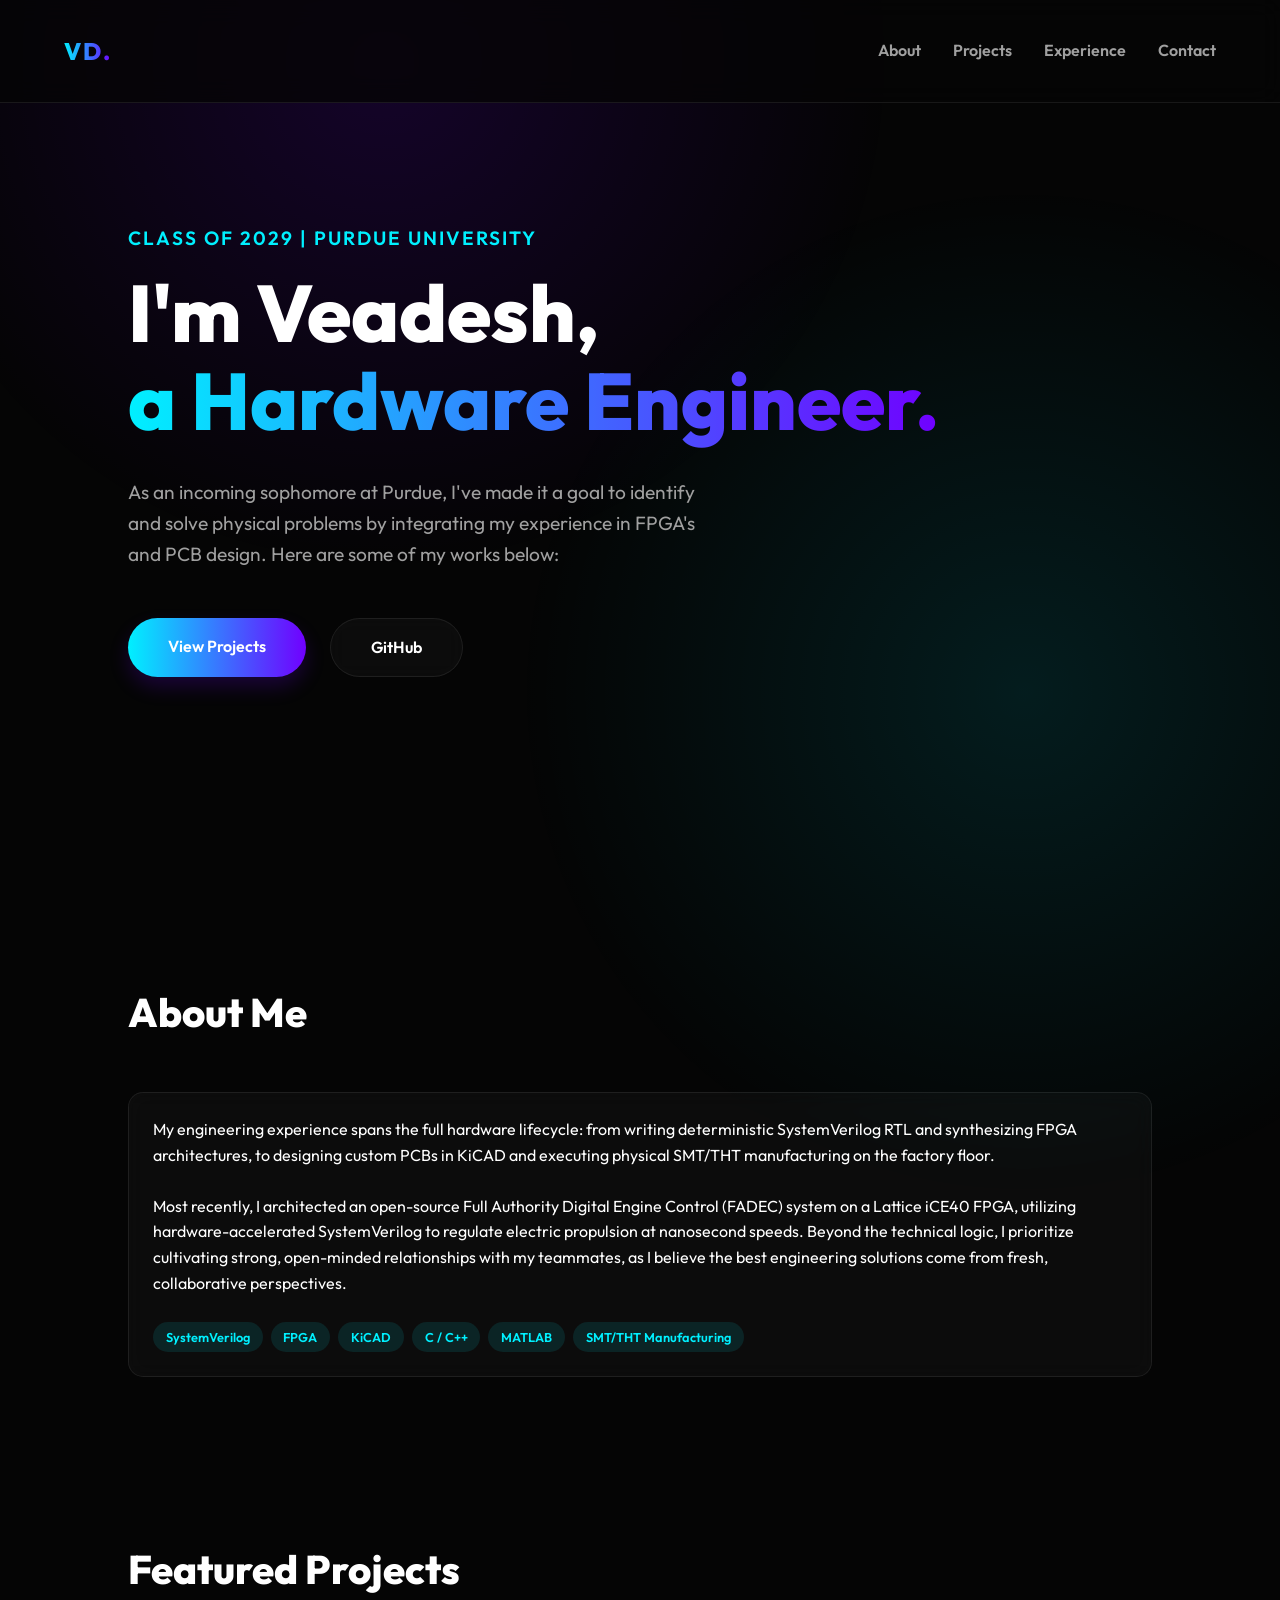
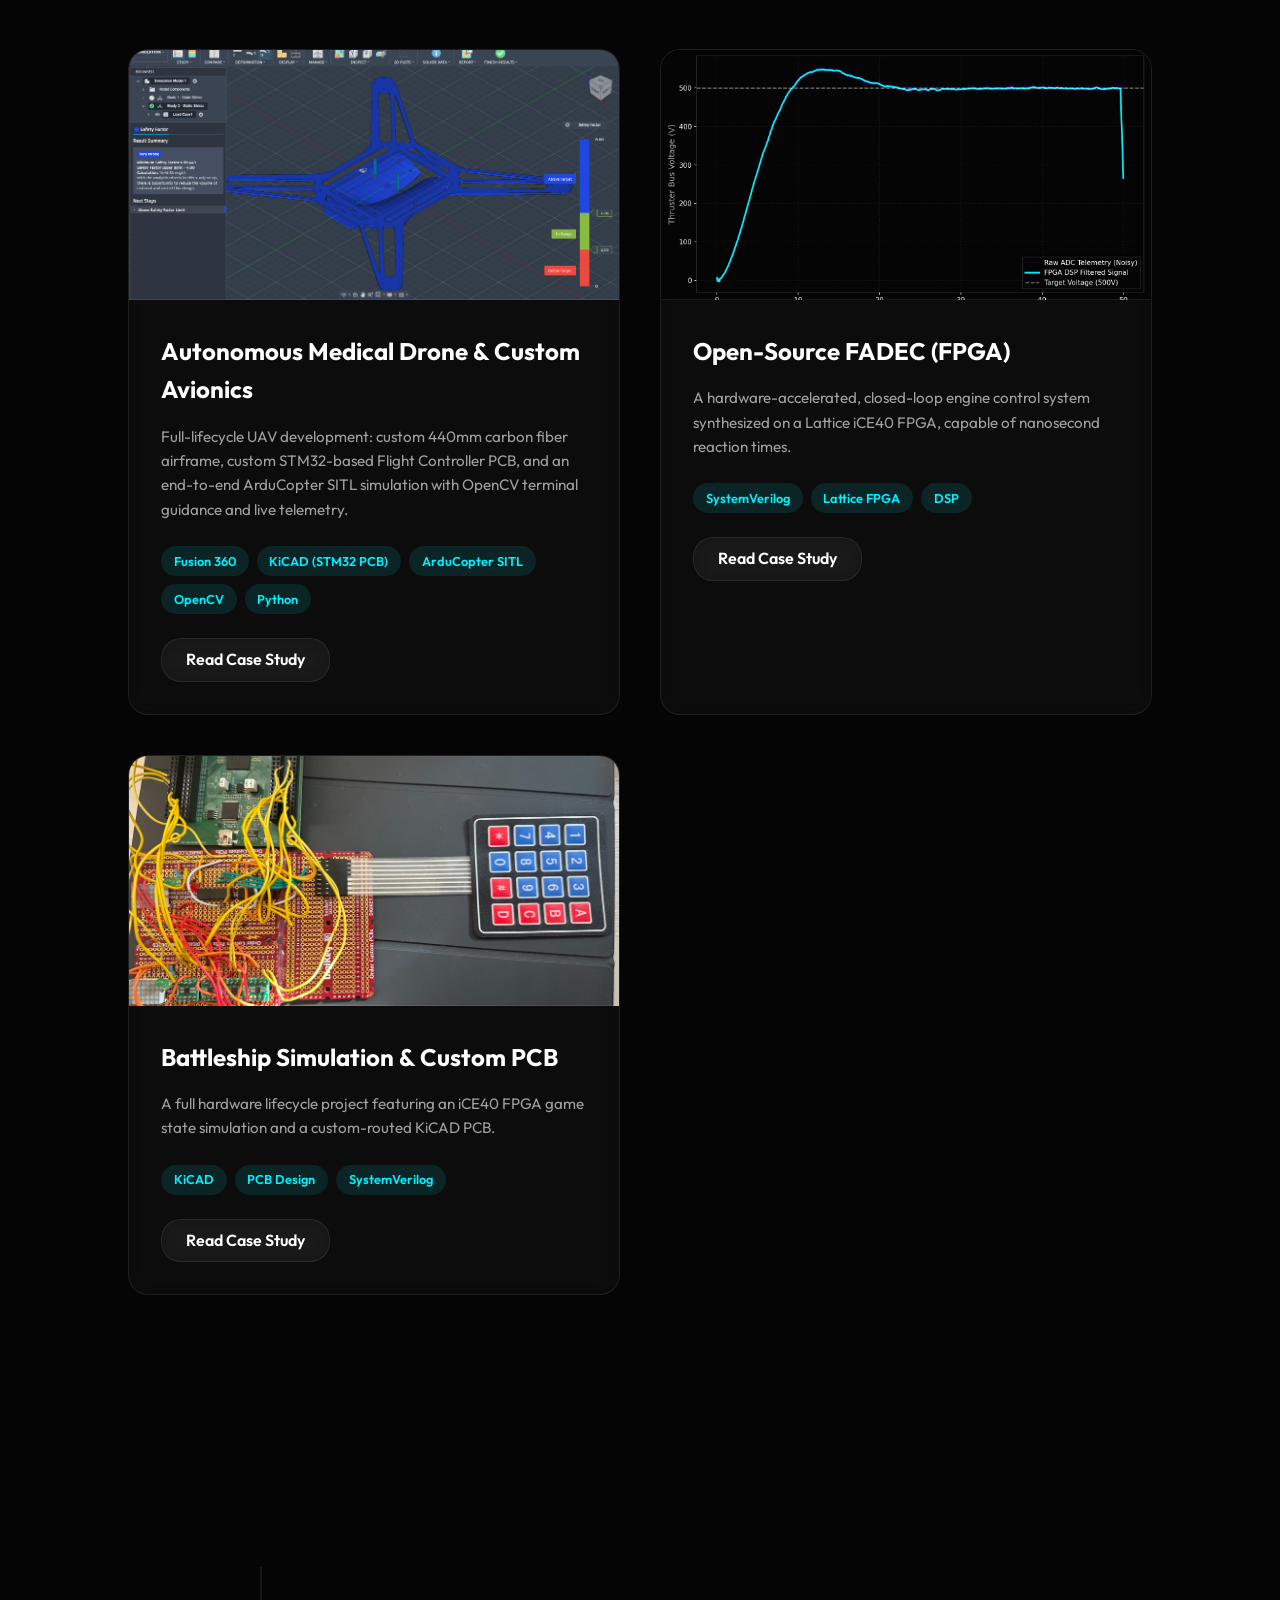
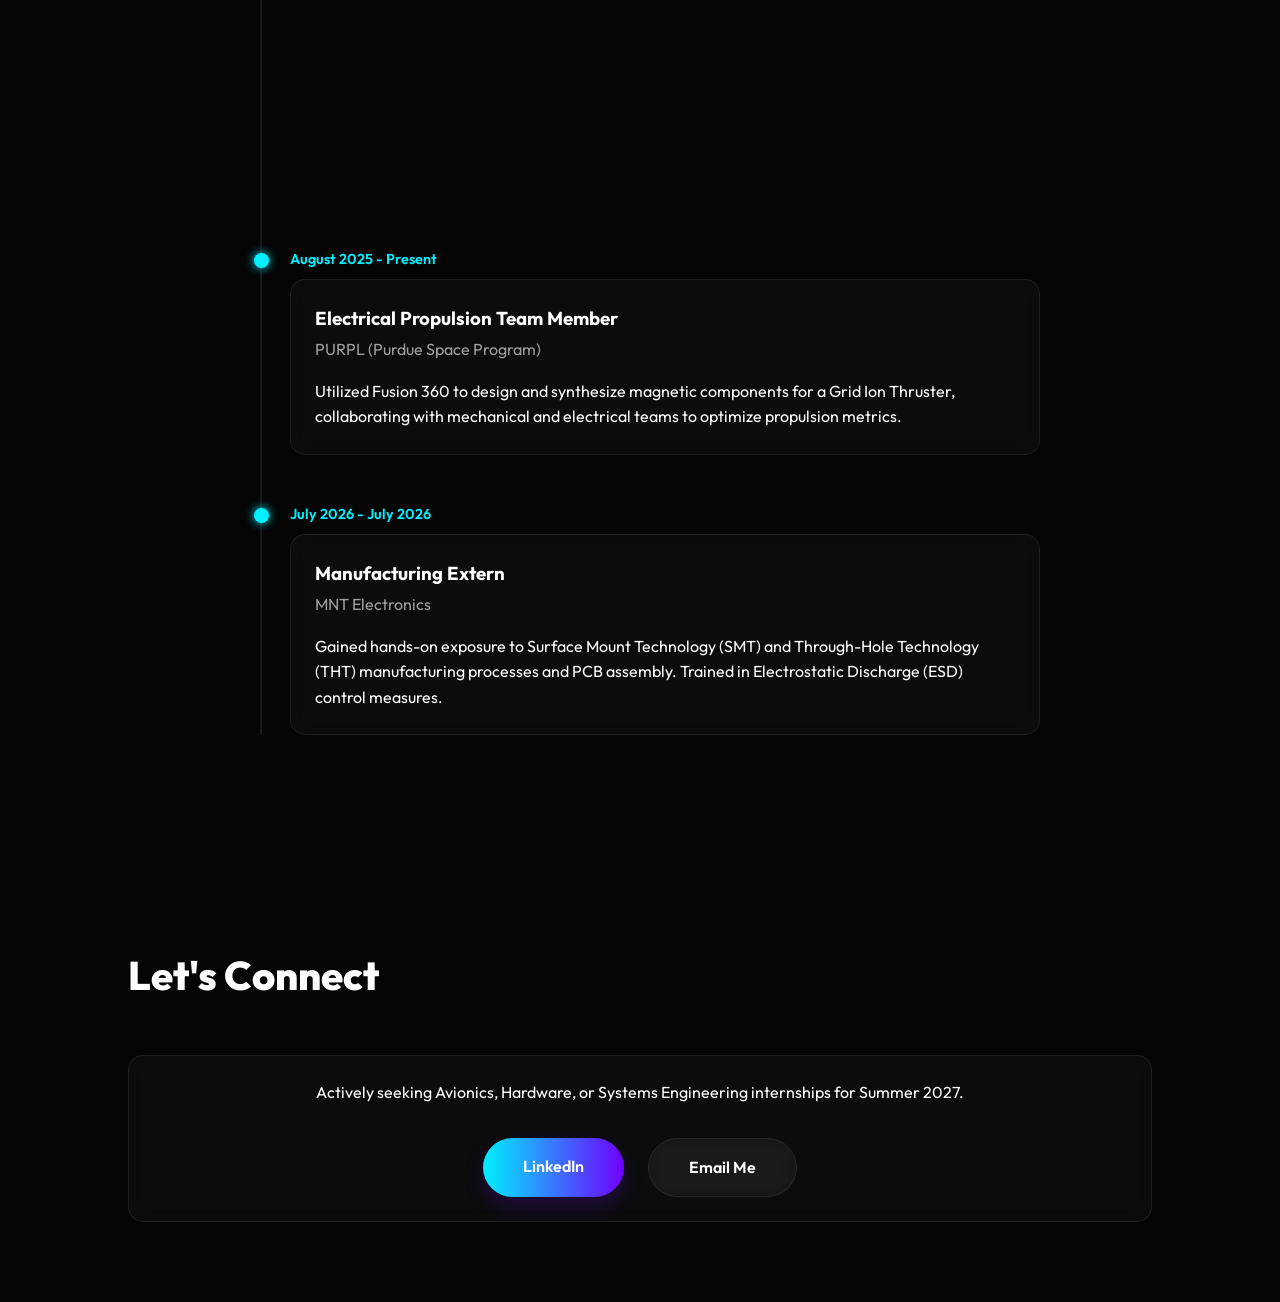
<file: index.html>
<!DOCTYPE html>
<html lang="en">
<head>
    <meta charset="UTF-8">
    <meta name="viewport" content="width=device-width, initial-scale=1.0">
    <title>Veadesh Dhanasekar | Hardware & Systems Engineer</title>
    <link rel="stylesheet" href="style.css">
</head>
<body>
    <div class="bg-glow"></div>
    <div class="bg-glow right"></div>

    <nav>
        <div class="logo">VD.</div>
        <ul class="nav-links">
            <li><a href="#about">About</a></li>
            <li><a href="#projects">Projects</a></li>
            <li><a href="#experience">Experience</a></li>
            <li><a href="#contact">Contact</a></li>
        </ul>
    </nav>

    <header class="hero" id="home">
        <span class="hero-subtitle">Class of 2029 | Purdue University</span>
        <h1>I'm Veadesh,<br><span class="gradient-text">a Hardware Engineer.</span></h1>
        <p>As an incoming sophomore at Purdue, I've made it a goal to identify and solve physical problems by integrating my experience in FPGA's and PCB design.  Here are some of my works below:</p>
        <div class="btn-group">
            <a href="#projects" class="btn btn-primary">View Projects</a>
            <a href="https://github.com/VeadeshD/dingleLine" target="_blank" class="btn btn-secondary">GitHub</a>
        </div>
    </header>

    <section id="about" class="hidden">
        <h2 class="section-title">About Me</h2>
        <div class="timeline-content">
            <p>My engineering experience spans the full hardware lifecycle: from writing deterministic SystemVerilog RTL and synthesizing FPGA architectures, to designing custom PCBs in KiCAD and executing physical SMT/THT manufacturing on the factory floor.</p>
            <br>
            <p>Most recently, I architected an open-source Full Authority Digital Engine Control (FADEC) system on a Lattice iCE40 FPGA, utilizing hardware-accelerated SystemVerilog to regulate electric propulsion at nanosecond speeds. Beyond the technical logic, I prioritize cultivating strong, open-minded relationships with my teammates, as I believe the best engineering solutions come from fresh, collaborative perspectives.</p>
            <br>
            <div class="tags">
                <span class="tag">SystemVerilog</span>
                <span class="tag">FPGA</span>
                <span class="tag">KiCAD</span>
                <span class="tag">C / C++</span>
                <span class="tag">MATLAB</span>
                <span class="tag">SMT/THT Manufacturing</span>
            </div>
        </div>
    </section>

    <section id="projects">
        <h2 class="section-title hidden">Featured Projects</h2>
        <div class="projects-grid">
            <!-- Drone Project -->
            <div class="project-card hidden">
                <!-- Using the real photo -->
                <div class="project-img" style="background-image: url('drone.png');"></div>
                <div class="project-content">
                    <h3 class="project-title">Autonomous Medical Drone & Custom Avionics</h3>
                    <p class="project-desc">Full-lifecycle UAV development: custom 440mm carbon fiber airframe, custom STM32-based Flight Controller PCB, and an end-to-end ArduCopter SITL simulation with OpenCV terminal guidance and live telemetry.</p>
                    <div class="tags">
                        <span class="tag">Fusion 360</span>
                        <span class="tag">KiCAD (STM32 PCB)</span>
                        <span class="tag">ArduCopter SITL</span>
                        <span class="tag">OpenCV</span>
                        <span class="tag">Python</span>
                    </div>
                    <a href="drone.html" class="btn btn-secondary" style="margin-top: 1.5rem; display: inline-block; padding: 0.5rem 1.5rem; border-radius: 20px;">Read Case Study</a>
                </div>
            </div>

            <!-- FADEC Project -->
            <div class="project-card hidden">
                <!-- Using the real photo -->
                <div class="project-img" style="background-image: url('fadec_plot.jpg');"></div>
                <div class="project-content">
                    <h3 class="project-title">Open-Source FADEC (FPGA)</h3>
                    <p class="project-desc">A hardware-accelerated, closed-loop engine control system synthesized on a Lattice iCE40 FPGA, capable of nanosecond reaction times.</p>
                    <div class="tags">
                        <span class="tag">SystemVerilog</span>
                        <span class="tag">Lattice FPGA</span>
                        <span class="tag">DSP</span>
                    </div>
                    <a href="fadec.html" class="btn btn-secondary" style="margin-top: 1.5rem; display: inline-block; padding: 0.5rem 1.5rem; border-radius: 20px;">Read Case Study</a>
                </div>
            </div>

            <!-- Battleship Project -->
            <div class="project-card hidden">
                <!-- Using the real photo -->
                <div class="project-img" style="background-image: url('battleship.jpg');"></div>
                <div class="project-content">
                    <h3 class="project-title">Battleship Simulation & Custom PCB</h3>
                    <p class="project-desc">A full hardware lifecycle project featuring an iCE40 FPGA game state simulation and a custom-routed KiCAD PCB.</p>
                    <div class="tags">
                        <span class="tag">KiCAD</span>
                        <span class="tag">PCB Design</span>
                        <span class="tag">SystemVerilog</span>
                    </div>
                    <a href="battleship.html" class="btn btn-secondary" style="margin-top: 1.5rem; display: inline-block; padding: 0.5rem 1.5rem; border-radius: 20px;">Read Case Study</a>
                </div>
            </div>
        </div>
    </section>

    <section id="experience">
        <h2 class="section-title hidden">Experience</h2>
        <div class="timeline">
            <!-- SoCet -->
            <div class="timeline-item hidden">
                <div class="timeline-date">August 2025 - Present</div>
                <div class="timeline-content">
                    <h3>Hardware Design Engineer</h3>
                    <h4>SoCet (System-on-Chip Extension Technologies)</h4>
                    <p>Engineered the overall SystemVerilog structure for a custom PCB, developing and integrating multiple functional modules. Managed the full hardware lifecycle from initial schematics through hardware validation.</p>
                </div>
            </div>
            
            <!-- PURPL -->
            <div class="timeline-item hidden">
                <div class="timeline-date">August 2025 - Present</div>
                <div class="timeline-content">
                    <h3>Electrical Propulsion Team Member</h3>
                    <h4>PURPL (Purdue Space Program)</h4>
                    <p>Utilized Fusion 360 to design and synthesize magnetic components for a Grid Ion Thruster, collaborating with mechanical and electrical teams to optimize propulsion metrics.</p>
                </div>
            </div>

            <!-- MNT Electronics -->
            <div class="timeline-item hidden">
                <div class="timeline-date">July 2026 - July 2026</div>
                <div class="timeline-content">
                    <h3>Manufacturing Extern</h3>
                    <h4>MNT Electronics</h4>
                    <p>Gained hands-on exposure to Surface Mount Technology (SMT) and Through-Hole Technology (THT) manufacturing processes and PCB assembly. Trained in Electrostatic Discharge (ESD) control measures.</p>
                </div>
            </div>
        </div>
    </section>

    <section id="contact" class="hidden">
        <h2 class="section-title">Let's Connect</h2>
        <div class="timeline-content" style="text-align: center;">
            <p style="margin-bottom: 2rem;">Actively seeking Avionics, Hardware, or Systems Engineering internships for Summer 2027.</p>
            <div class="btn-group" style="justify-content: center;">
                <a href="https://www.linkedin.com/in/veadesh-dhanasekar/" target="_blank" class="btn btn-primary">LinkedIn</a>
                <a href="mailto:your.email@purdue.edu" class="btn btn-secondary">Email Me</a>
            </div>
        </div>
    </section>

    <script src="script.js"></script>
</body>
</html>
</file>
<file: style.css>
@import url('https://fonts.googleapis.com/css2?family=Outfit:wght@300;400;600;800&display=swap');

:root {
    --bg-color: #050505;
    --text-primary: #ffffff;
    --text-secondary: #a0a0a0;
    --accent-primary: #00f0ff;
    --accent-secondary: #7000ff;
    --glass-bg: rgba(255, 255, 255, 0.03);
    --glass-border: rgba(255, 255, 255, 0.08);
}

* {
    margin: 0;
    padding: 0;
    box-sizing: border-box;
    font-family: 'Outfit', sans-serif;
}

body {
    background-color: var(--bg-color);
    color: var(--text-primary);
    overflow-x: hidden;
    line-height: 1.6;
}

/* Background Effects */
.bg-glow {
    position: fixed;
    top: -50%;
    left: -10%;
    width: 80vw;
    height: 80vw;
    background: radial-gradient(circle, rgba(112, 0, 255, 0.15) 0%, transparent 70%);
    z-index: -1;
    border-radius: 50%;
    pointer-events: none;
}
.bg-glow.right {
    top: 20%;
    left: auto;
    right: -20%;
    background: radial-gradient(circle, rgba(0, 240, 255, 0.1) 0%, transparent 70%);
}

/* Navigation */
nav {
    display: flex;
    justify-content: space-between;
    padding: 2rem 5%;
    align-items: center;
    position: fixed;
    width: 100%;
    top: 0;
    z-index: 100;
    background: rgba(5, 5, 5, 0.8);
    backdrop-filter: blur(12px);
    border-bottom: 1px solid var(--glass-border);
}

.logo {
    font-size: 1.5rem;
    font-weight: 800;
    letter-spacing: 2px;
    background: linear-gradient(90deg, var(--accent-primary), var(--accent-secondary));
    -webkit-background-clip: text;
    -webkit-text-fill-color: transparent;
}

.nav-links {
    list-style: none;
    display: flex;
    gap: 2rem;
}

.nav-links a {
    color: var(--text-secondary);
    text-decoration: none;
    font-weight: 600;
    transition: color 0.3s ease;
}

.nav-links a:hover {
    color: var(--text-primary);
}

/* Hero Section */
.hero {
    min-height: 100vh;
    display: flex;
    flex-direction: column;
    justify-content: center;
    padding: 0 10%;
    position: relative;
}

.hero-subtitle {
    color: var(--accent-primary);
    font-size: 1.2rem;
    font-weight: 600;
    margin-bottom: 1rem;
    letter-spacing: 2px;
    text-transform: uppercase;
}

.hero h1 {
    font-size: 5rem;
    font-weight: 800;
    line-height: 1.1;
    margin-bottom: 2rem;
}

.gradient-text {
    background: linear-gradient(90deg, var(--accent-primary), var(--accent-secondary));
    -webkit-background-clip: text;
    -webkit-text-fill-color: transparent;
}

.hero p {
    color: var(--text-secondary);
    font-size: 1.2rem;
    max-width: 600px;
    margin-bottom: 3rem;
}

/* Buttons */
.btn-group {
    display: flex;
    gap: 1.5rem;
}

.btn {
    padding: 1rem 2.5rem;
    border-radius: 30px;
    font-weight: 600;
    text-decoration: none;
    transition: all 0.3s ease;
    cursor: pointer;
}

.btn-primary {
    background: linear-gradient(90deg, var(--accent-primary), var(--accent-secondary));
    color: #fff;
    border: none;
    box-shadow: 0 10px 20px rgba(112, 0, 255, 0.2);
}

.btn-primary:hover {
    transform: translateY(-3px);
    box-shadow: 0 15px 25px rgba(112, 0, 255, 0.4);
}

.btn-secondary {
    background: var(--glass-bg);
    color: var(--text-primary);
    border: 1px solid var(--glass-border);
    backdrop-filter: blur(10px);
}

.btn-secondary:hover {
    background: rgba(255, 255, 255, 0.1);
    transform: translateY(-3px);
}

/* Sections */
section {
    padding: 5rem 10%;
}

.section-title {
    font-size: 2.5rem;
    margin-bottom: 3rem;
    font-weight: 800;
}

/* Project Cards */
.projects-grid {
    display: grid;
    grid-template-columns: repeat(auto-fit, minmax(350px, 1fr));
    gap: 2.5rem;
}

.project-card {
    background: var(--glass-bg);
    border: 1px solid var(--glass-border);
    border-radius: 20px;
    overflow: hidden;
    backdrop-filter: blur(10px);
    transition: all 0.4s ease;
}

.project-card:hover {
    transform: translateY(-10px);
    border-color: rgba(255, 255, 255, 0.2);
    box-shadow: 0 20px 40px rgba(0, 0, 0, 0.5);
}

.project-img {
    width: 100%;
    height: 250px;
    background-size: cover;
    background-position: center;
    border-bottom: 1px solid var(--glass-border);
}

.project-content {
    padding: 2rem;
}

.project-title {
    font-size: 1.5rem;
    margin-bottom: 1rem;
    color: var(--text-primary);
}

.project-desc {
    color: var(--text-secondary);
    margin-bottom: 1.5rem;
    font-size: 0.95rem;
}

.tags {
    display: flex;
    flex-wrap: wrap;
    gap: 0.5rem;
}

.tag {
    background: rgba(0, 240, 255, 0.1);
    color: var(--accent-primary);
    padding: 0.3rem 0.8rem;
    border-radius: 15px;
    font-size: 0.8rem;
    font-weight: 600;
}

/* Experience */
.timeline {
    position: relative;
    max-width: 800px;
    margin: 0 auto;
}
.timeline::before {
    content: '';
    position: absolute;
    width: 2px;
    background: var(--glass-border);
    top: 0;
    bottom: 0;
    left: 20px;
}
.timeline-item {
    padding-left: 50px;
    position: relative;
    margin-bottom: 3rem;
}
.timeline-item::before {
    content: '';
    position: absolute;
    width: 15px;
    height: 15px;
    border-radius: 50%;
    background: var(--accent-primary);
    left: 13.5px;
    top: 5px;
    box-shadow: 0 0 10px var(--accent-primary);
}
.timeline-date {
    color: var(--accent-primary);
    font-weight: 600;
    font-size: 0.9rem;
    margin-bottom: 0.5rem;
}
.timeline-content {
    background: var(--glass-bg);
    border: 1px solid var(--glass-border);
    border-radius: 15px;
    padding: 1.5rem;
    backdrop-filter: blur(10px);
}
.timeline-content h3 {
    margin-bottom: 0.2rem;
}
.timeline-content h4 {
    color: var(--text-secondary);
    margin-bottom: 1rem;
    font-weight: 400;
}

/* Animations */
.hidden {
    opacity: 0;
    transform: translateY(30px);
    transition: all 0.8s ease;
}

.show {
    opacity: 1;
    transform: translateY(0);
}

@media (max-width: 768px) {
    .hero h1 {
        font-size: 3rem;
    }
    .nav-links {
        display: none;
    }
}

/* Case Study Enhancements */
.case-study-hero {
    min-height: 50vh;
    display: flex;
    align-items: center;
    justify-content: center;
    text-align: center;
    padding: 8rem 10% 4rem;
    position: relative;
    z-index: 10;
}

.content-body {
    max-width: 1000px;
    margin: 0 auto;
    padding: 2rem 5% 5rem;
    z-index: 10;
    position: relative;
}

.content-body h2 {
    font-size: 2rem;
    margin: 3rem 0 1.5rem;
    color: var(--accent-primary);
    font-weight: 800;
}

.content-body p {
    margin-bottom: 1.5rem;
    color: var(--text-secondary);
    font-size: 1.15rem;
    line-height: 1.7;
}

.split-layout {
    display: flex;
    gap: 3rem;
    align-items: center;
    margin: 3rem 0;
}

.split-text {
    flex: 1;
}

.split-visual {
    flex: 1.2;
}

@media (max-width: 900px) {
    .split-layout {
        flex-direction: column;
    }
}

.glass-panel {
    background: var(--glass-bg);
    border: 1px solid var(--glass-border);
    border-radius: 20px;
    padding: 2rem;
    backdrop-filter: blur(12px);
    box-shadow: 0 20px 40px rgba(0, 0, 0, 0.4);
    transition: transform 0.3s ease;
}

.glass-panel:hover {
    transform: translateY(-5px);
    border-color: rgba(0, 240, 255, 0.2);
}

.hero-img {
    width: 100%;
    border-radius: 20px;
    margin: 0 auto 3rem;
    display: block;
    border: 1px solid var(--glass-border);
    box-shadow: 0 20px 50px rgba(0, 0, 0, 0.6);
}

/* Code Block Enhancements */
pre[class*="language-"] {
    background: #0a0a0a !important;
    border: 1px solid var(--glass-border);
    border-radius: 15px;
    margin: 1.5rem 0 !important;
    padding: 1.5rem !important;
    box-shadow: inset 0 0 20px rgba(0, 0, 0, 0.8);
}

/* Mermaid Enhancements */
.mermaid {
    background: rgba(255, 255, 255, 0.02);
    border-radius: 15px;
    padding: 1.5rem;
    border: 1px solid var(--glass-border);
    display: flex;
    justify-content: center;
    overflow-x: auto;
}
</file>
